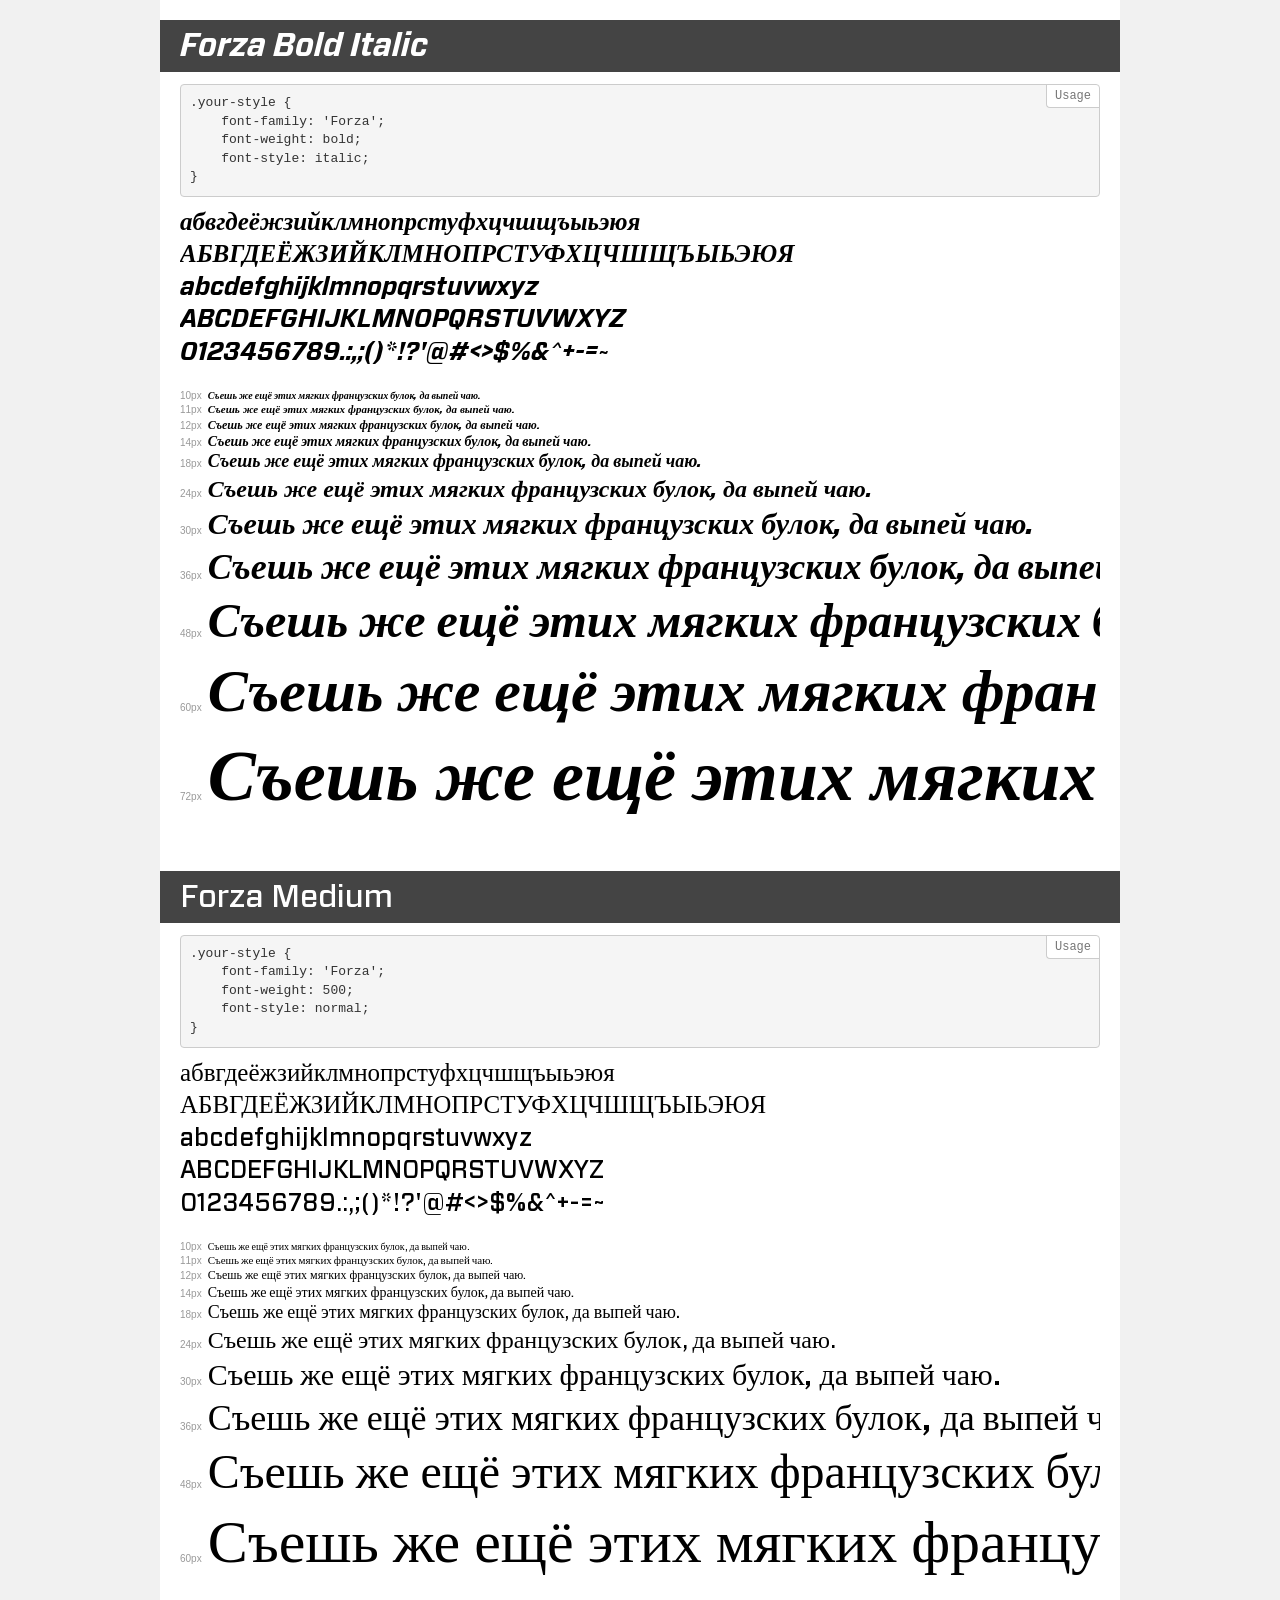
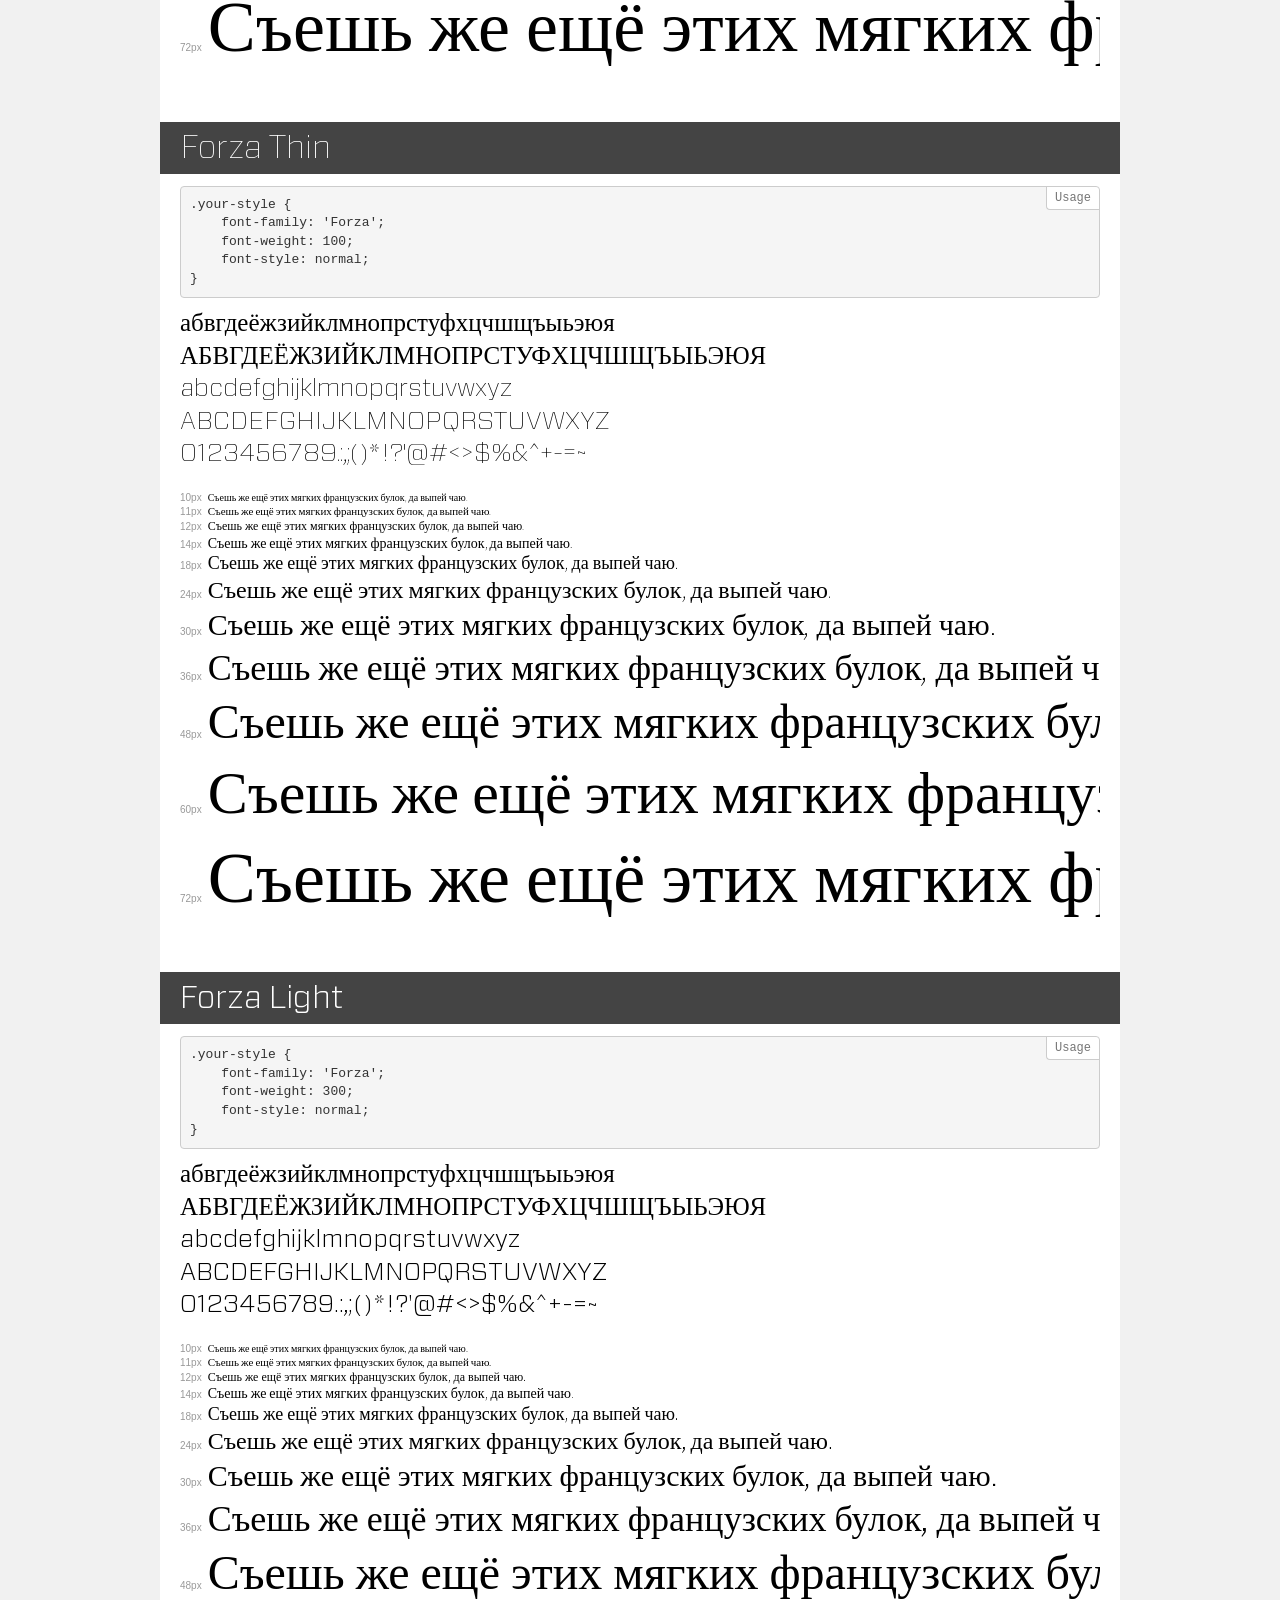
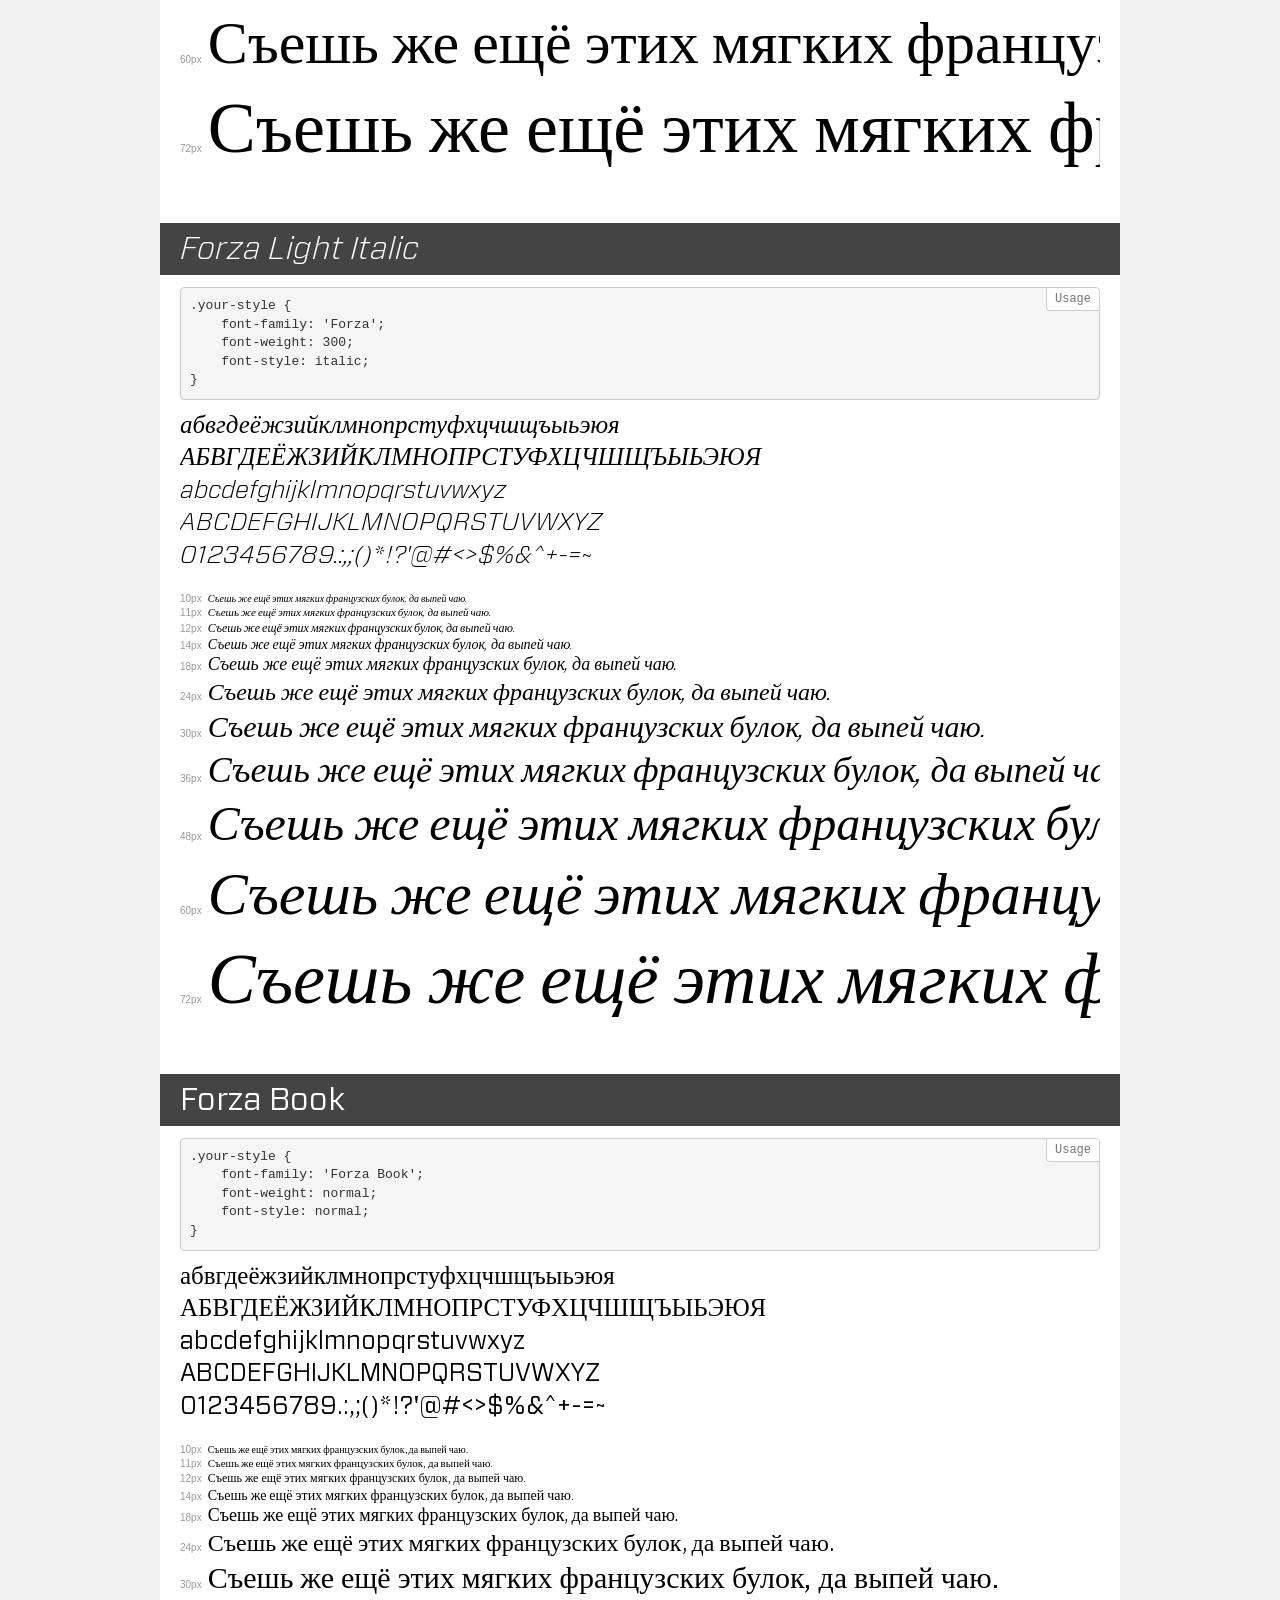
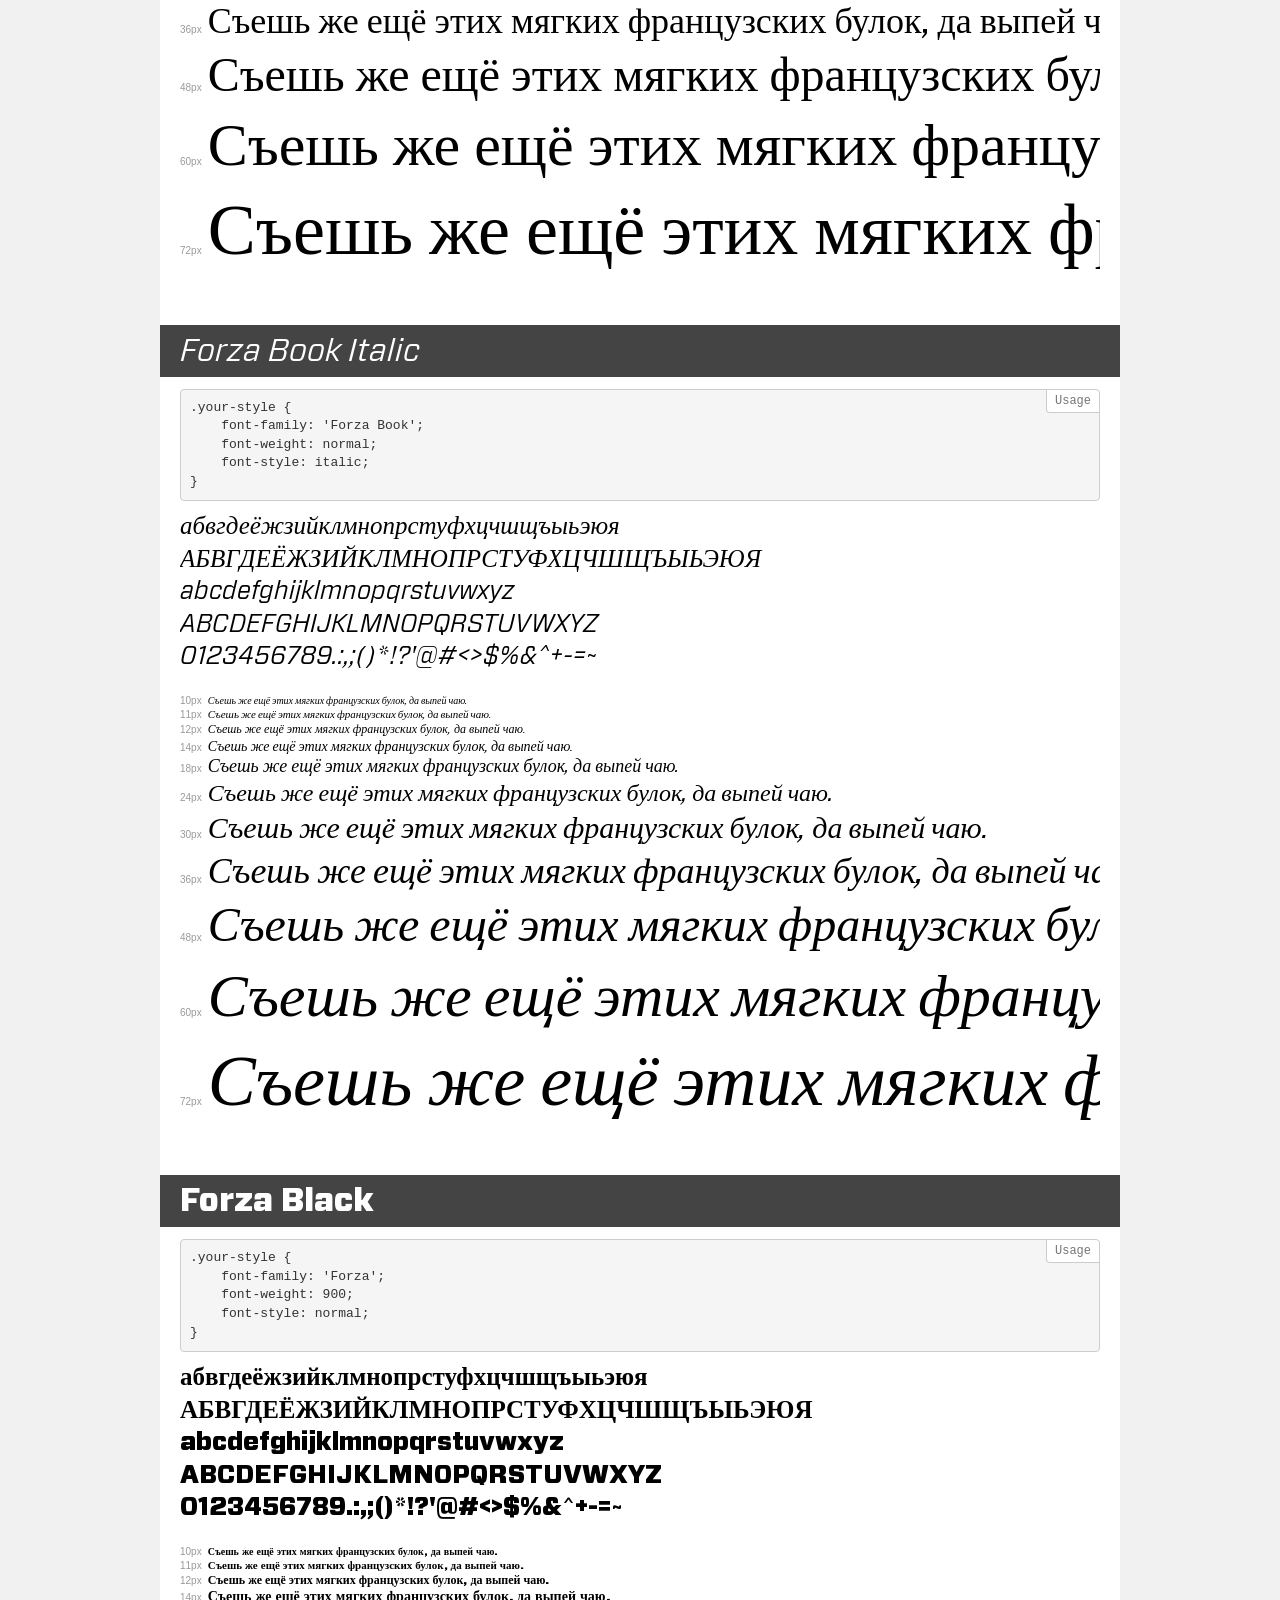
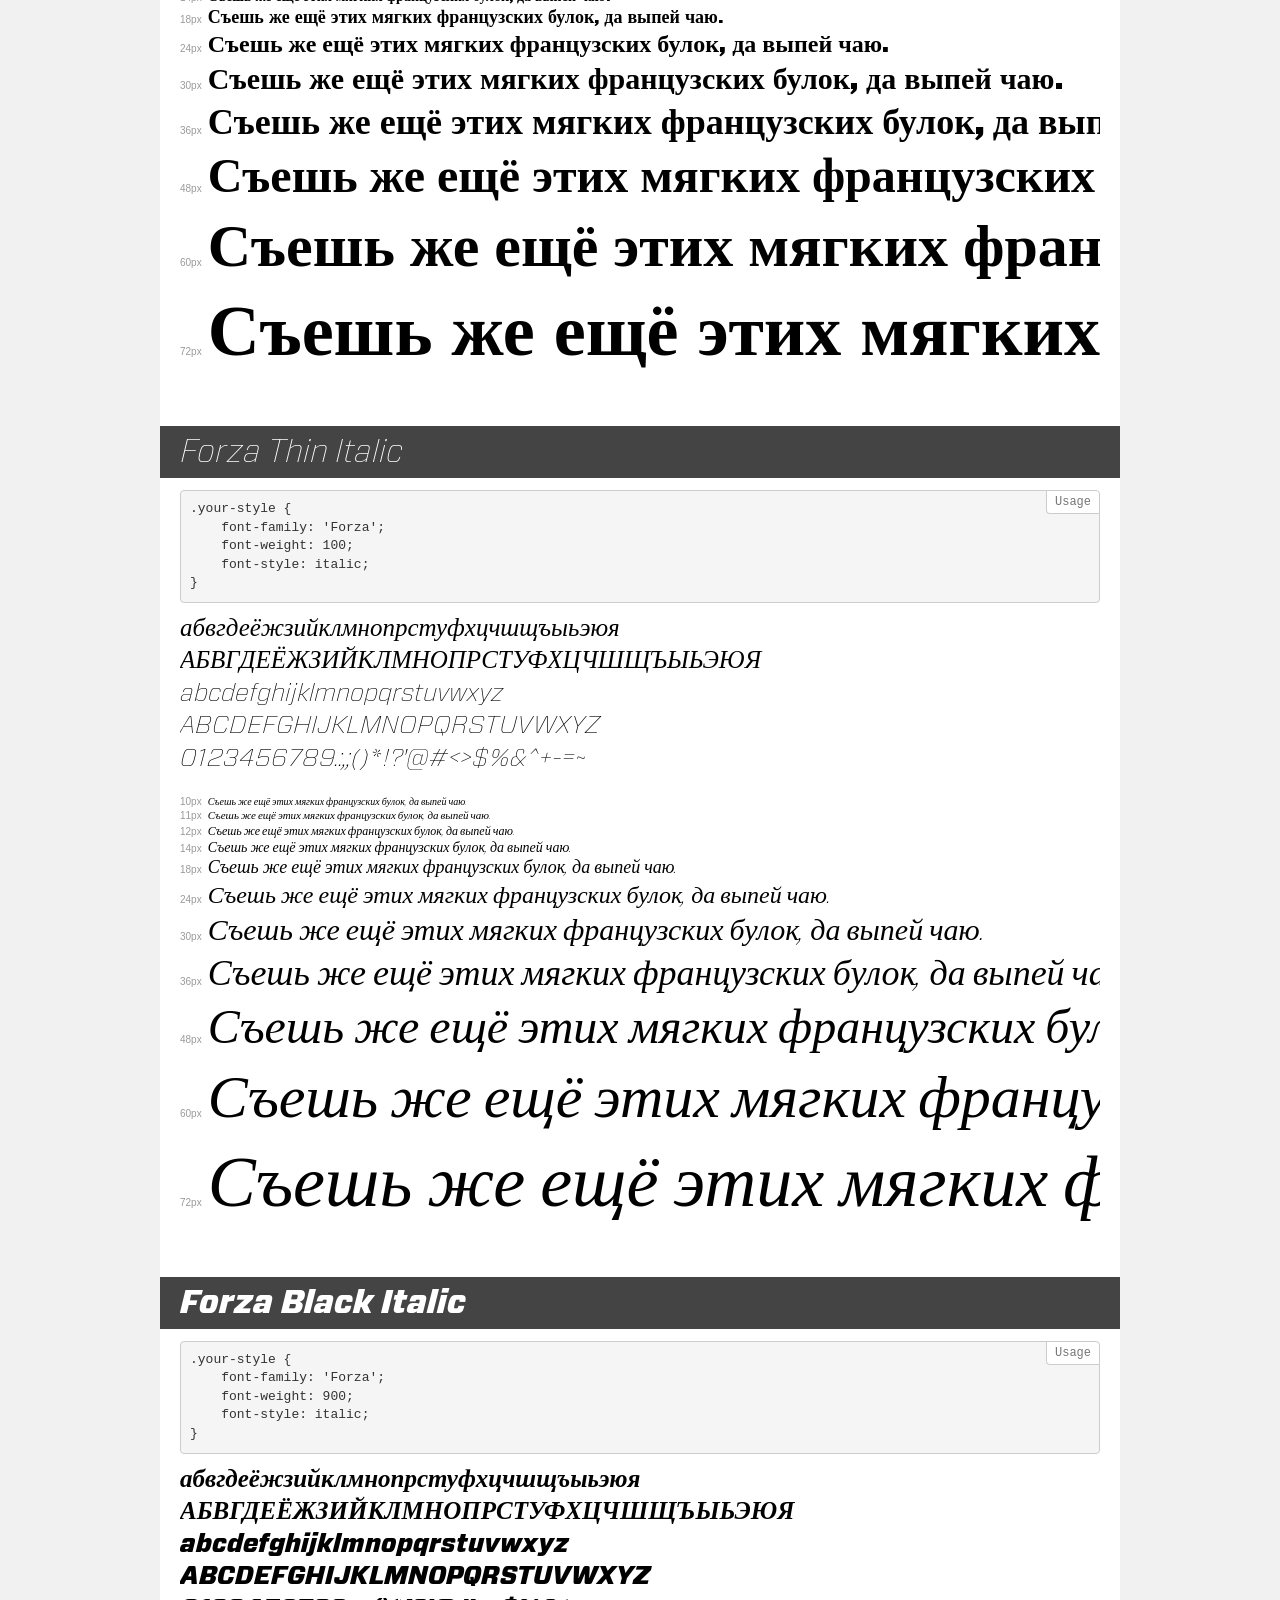
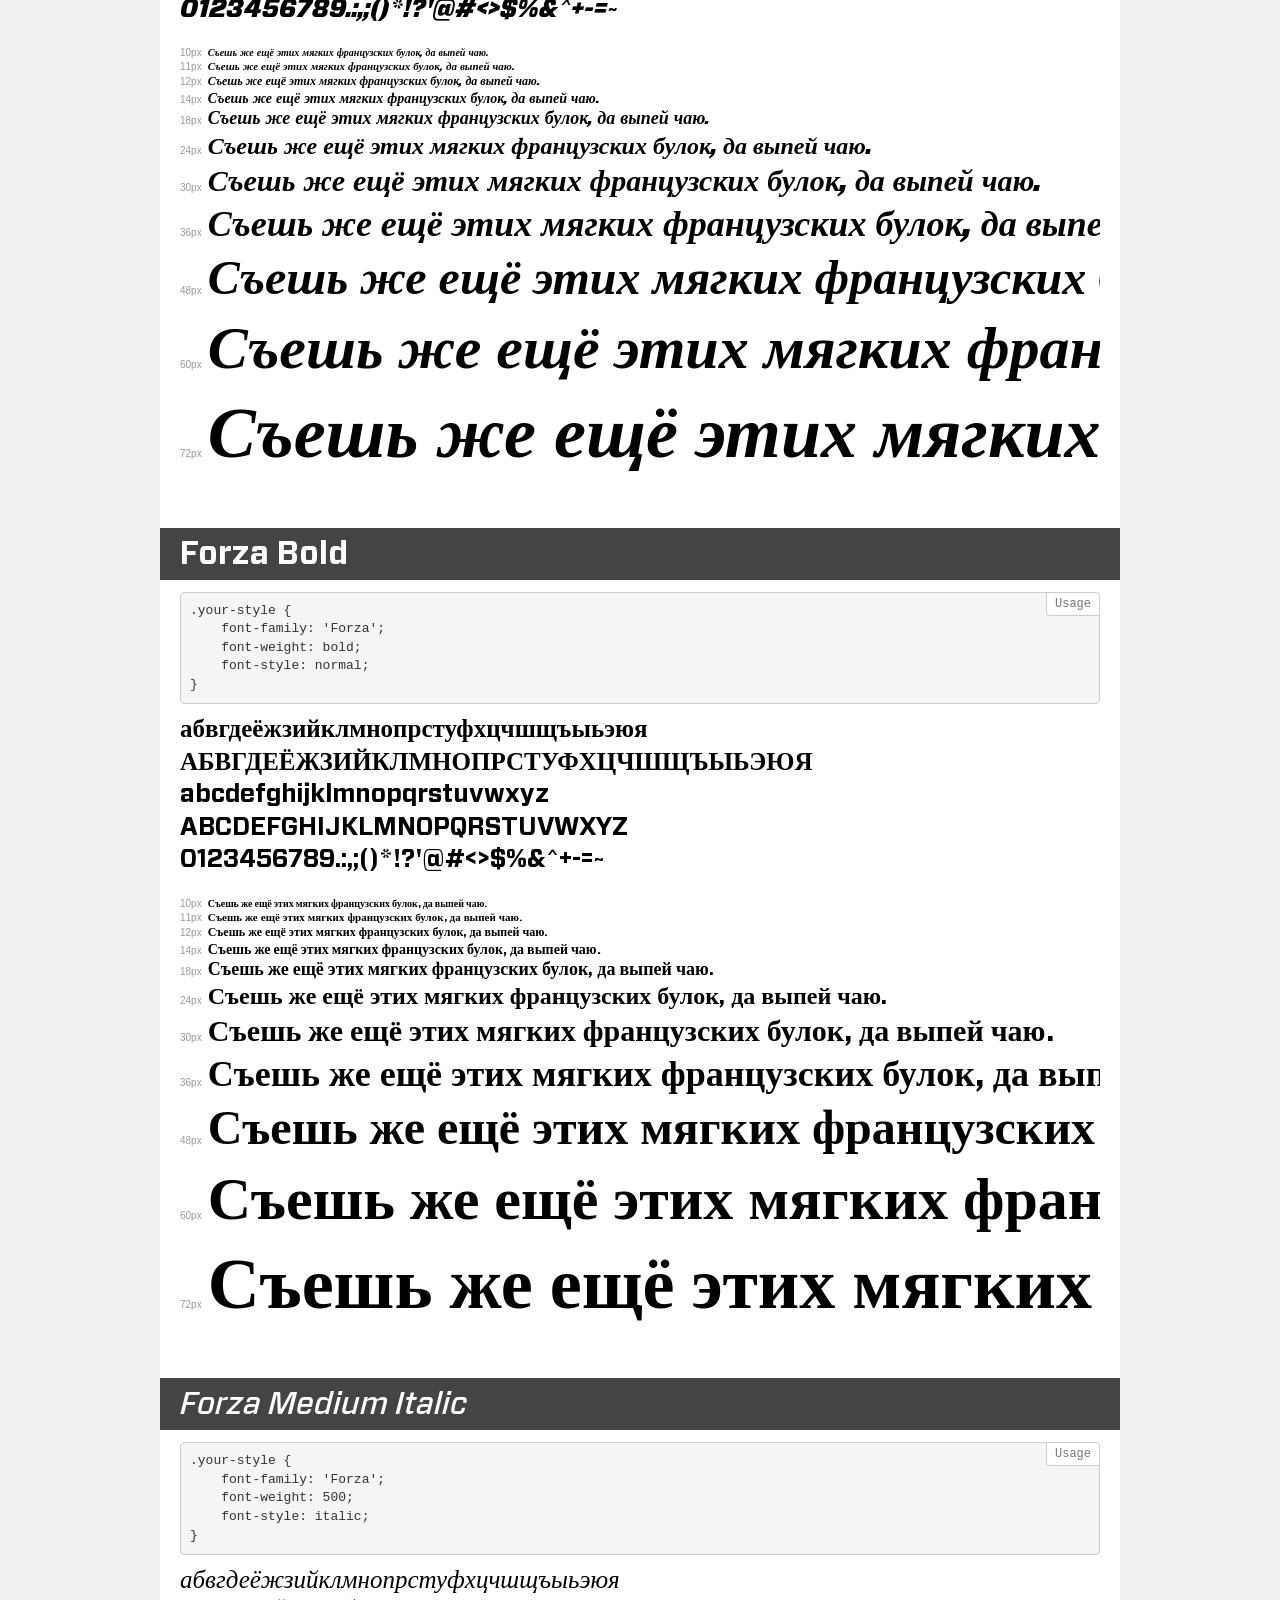
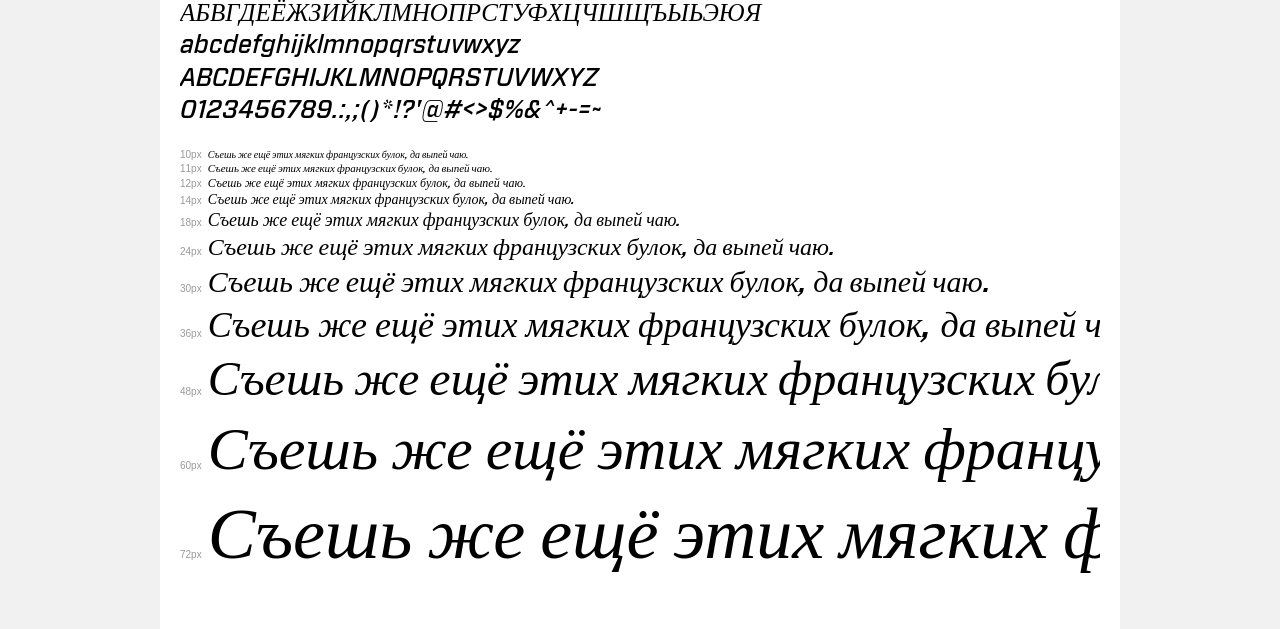
<file: starling/assets/fonts/demo.html>
<!DOCTYPE html>
<html>
<head>
    <meta charset="utf-8">
    <meta http-equiv="X-UA-Compatible" content="IE=edge">
    <meta name="viewport" content="width=device-width, initial-scale=1">
    <meta name="robots" content="noindex, noarchive">
    <meta name="format-detection" content="telephone=no">
    <title>Transfonter demo</title>
    <link href="stylesheet.css" rel="stylesheet">
    <style>
        /*
        http://meyerweb.com/eric/tools/css/reset/
        v2.0 | 20110126
        License: none (public domain)
        */
        html, body, div, span, applet, object, iframe,
        h1, h2, h3, h4, h5, h6, p, blockquote, pre,
        a, abbr, acronym, address, big, cite, code,
        del, dfn, em, img, ins, kbd, q, s, samp,
        small, strike, strong, sub, sup, tt, var,
        b, u, i, center,
        dl, dt, dd, ol, ul, li,
        fieldset, form, label, legend,
        table, caption, tbody, tfoot, thead, tr, th, td,
        article, aside, canvas, details, embed,
        figure, figcaption, footer, header, hgroup,
        menu, nav, output, ruby, section, summary,
        time, mark, audio, video {
            margin: 0;
            padding: 0;
            border: 0;
            font-size: 100%;
            font: inherit;
            vertical-align: baseline;
        }
        /* HTML5 display-role reset for older browsers */
        article, aside, details, figcaption, figure,
        footer, header, hgroup, menu, nav, section {
            display: block;
        }
        body {
            line-height: 1;
        }
        ol, ul {
            list-style: none;
        }
        blockquote, q {
            quotes: none;
        }
        blockquote:before, blockquote:after,
        q:before, q:after {
            content: '';
            content: none;
        }
        table {
            border-collapse: collapse;
            border-spacing: 0;
        }
        /* common styles */
        body {
            background: #f1f1f1;
            color: #000;
        }
        .page {
            background: #fff;
            width: 920px;
            margin: 0 auto;
            padding: 20px 20px 0 20px;
            overflow: hidden;
        }
        .font-container {
            overflow-x: auto;
            overflow-y: hidden;
            margin-bottom: 40px;
            line-height: 1.3;
            white-space: nowrap;
            padding-bottom: 5px;
        }
        h1 {
            position: relative;
            background: #444;
            font-size: 32px;
            color: #fff;
            padding: 10px 20px;
            margin: 0 -20px 12px -20px;
        }
        .letters {
            font-size: 25px;
            margin-bottom: 20px;
        }
        .s10:before {
            content: '10px';
        }
        .s11:before {
            content: '11px';
        }
        .s12:before {
            content: '12px';
        }
        .s14:before {
            content: '14px';
        }
        .s18:before {
            content: '18px';
        }
        .s24:before {
            content: '24px';
        }
        .s30:before {
            content: '30px';
        }
        .s36:before {
            content: '36px';
        }
        .s48:before {
            content: '48px';
        }
        .s60:before {
            content: '60px';
        }
        .s72:before {
            content: '72px';
        }
        .s10:before, .s11:before, .s12:before, .s14:before,
        .s18:before, .s24:before, .s30:before, .s36:before,
        .s48:before, .s60:before, .s72:before {
            font-family: Arial, sans-serif;
            font-size: 10px;
            font-weight: normal;
            font-style: normal;
            color: #999;
            padding-right: 6px;
        }
        pre {
            display: block;
            position: relative;
            padding: 9px;
            margin: 0 0 10px;
            font-family: Monaco, Menlo, Consolas, "Courier New", monospace !important;
            font-size: 13px;
            line-height: 1.428571429;
            color: #333;
            font-weight: normal !important;
            font-style: normal !important;
            background-color: #f5f5f5;
            border: 1px solid #ccc;
            overflow-x: auto;
            border-radius: 4px;
        }
        pre:after {
            display: block;
            position: absolute;
            right: 0;
            top: 0;
            content: 'Usage';
            line-height: 1;
            padding: 5px 8px;
            font-size: 12px;
            color: #767676;
            background-color: #fff;
            border: 1px solid #ccc;
            border-right: none;
            border-top: none;
            border-radius: 0 4px 0 4px;
            z-index: 10;
        }
        /* responsive */
        @media (max-width: 959px) {
            .page {
                width: auto;
                margin: 0;
            }
        }
    </style>
</head>
<body>
<div class="page">
    <div class="demo" style="font-family: 'Forza'; font-weight: bold; font-style: italic;">
        <h1>Forza Bold Italic</h1>
        <pre>.your-style {
    font-family: 'Forza';
    font-weight: bold;
    font-style: italic;
}</pre>
        <div class="font-container">
            <p class="letters">
                абвгдеёжзийклмнопрстуфхцчшщъыьэюя<br>
АБВГДЕЁЖЗИЙКЛМНОПРСТУФХЦЧШЩЪЫЬЭЮЯ<br>
abcdefghijklmnopqrstuvwxyz<br>
ABCDEFGHIJKLMNOPQRSTUVWXYZ<br>
                0123456789.:,;()*!?'@#<>$%&^+-=~
            </p>
            <p class="s10" style="font-size: 10px;">Съешь же ещё этих мягких французских булок, да выпей чаю.</p>
            <p class="s11" style="font-size: 11px;">Съешь же ещё этих мягких французских булок, да выпей чаю.</p>
            <p class="s12" style="font-size: 12px;">Съешь же ещё этих мягких французских булок, да выпей чаю.</p>
            <p class="s14" style="font-size: 14px;">Съешь же ещё этих мягких французских булок, да выпей чаю.</p>
            <p class="s18" style="font-size: 18px;">Съешь же ещё этих мягких французских булок, да выпей чаю.</p>
            <p class="s24" style="font-size: 24px;">Съешь же ещё этих мягких французских булок, да выпей чаю.</p>
            <p class="s30" style="font-size: 30px;">Съешь же ещё этих мягких французских булок, да выпей чаю.</p>
            <p class="s36" style="font-size: 36px;">Съешь же ещё этих мягких французских булок, да выпей чаю.</p>
            <p class="s48" style="font-size: 48px;">Съешь же ещё этих мягких французских булок, да выпей чаю.</p>
            <p class="s60" style="font-size: 60px;">Съешь же ещё этих мягких французских булок, да выпей чаю.</p>
            <p class="s72" style="font-size: 72px;">Съешь же ещё этих мягких французских булок, да выпей чаю.</p>
        </div>
    </div>
    <div class="demo" style="font-family: 'Forza'; font-weight: 500; font-style: normal;">
        <h1>Forza Medium</h1>
        <pre>.your-style {
    font-family: 'Forza';
    font-weight: 500;
    font-style: normal;
}</pre>
        <div class="font-container">
            <p class="letters">
                абвгдеёжзийклмнопрстуфхцчшщъыьэюя<br>
АБВГДЕЁЖЗИЙКЛМНОПРСТУФХЦЧШЩЪЫЬЭЮЯ<br>
abcdefghijklmnopqrstuvwxyz<br>
ABCDEFGHIJKLMNOPQRSTUVWXYZ<br>
                0123456789.:,;()*!?'@#<>$%&^+-=~
            </p>
            <p class="s10" style="font-size: 10px;">Съешь же ещё этих мягких французских булок, да выпей чаю.</p>
            <p class="s11" style="font-size: 11px;">Съешь же ещё этих мягких французских булок, да выпей чаю.</p>
            <p class="s12" style="font-size: 12px;">Съешь же ещё этих мягких французских булок, да выпей чаю.</p>
            <p class="s14" style="font-size: 14px;">Съешь же ещё этих мягких французских булок, да выпей чаю.</p>
            <p class="s18" style="font-size: 18px;">Съешь же ещё этих мягких французских булок, да выпей чаю.</p>
            <p class="s24" style="font-size: 24px;">Съешь же ещё этих мягких французских булок, да выпей чаю.</p>
            <p class="s30" style="font-size: 30px;">Съешь же ещё этих мягких французских булок, да выпей чаю.</p>
            <p class="s36" style="font-size: 36px;">Съешь же ещё этих мягких французских булок, да выпей чаю.</p>
            <p class="s48" style="font-size: 48px;">Съешь же ещё этих мягких французских булок, да выпей чаю.</p>
            <p class="s60" style="font-size: 60px;">Съешь же ещё этих мягких французских булок, да выпей чаю.</p>
            <p class="s72" style="font-size: 72px;">Съешь же ещё этих мягких французских булок, да выпей чаю.</p>
        </div>
    </div>
    <div class="demo" style="font-family: 'Forza'; font-weight: 100; font-style: normal;">
        <h1>Forza Thin</h1>
        <pre>.your-style {
    font-family: 'Forza';
    font-weight: 100;
    font-style: normal;
}</pre>
        <div class="font-container">
            <p class="letters">
                абвгдеёжзийклмнопрстуфхцчшщъыьэюя<br>
АБВГДЕЁЖЗИЙКЛМНОПРСТУФХЦЧШЩЪЫЬЭЮЯ<br>
abcdefghijklmnopqrstuvwxyz<br>
ABCDEFGHIJKLMNOPQRSTUVWXYZ<br>
                0123456789.:,;()*!?'@#<>$%&^+-=~
            </p>
            <p class="s10" style="font-size: 10px;">Съешь же ещё этих мягких французских булок, да выпей чаю.</p>
            <p class="s11" style="font-size: 11px;">Съешь же ещё этих мягких французских булок, да выпей чаю.</p>
            <p class="s12" style="font-size: 12px;">Съешь же ещё этих мягких французских булок, да выпей чаю.</p>
            <p class="s14" style="font-size: 14px;">Съешь же ещё этих мягких французских булок, да выпей чаю.</p>
            <p class="s18" style="font-size: 18px;">Съешь же ещё этих мягких французских булок, да выпей чаю.</p>
            <p class="s24" style="font-size: 24px;">Съешь же ещё этих мягких французских булок, да выпей чаю.</p>
            <p class="s30" style="font-size: 30px;">Съешь же ещё этих мягких французских булок, да выпей чаю.</p>
            <p class="s36" style="font-size: 36px;">Съешь же ещё этих мягких французских булок, да выпей чаю.</p>
            <p class="s48" style="font-size: 48px;">Съешь же ещё этих мягких французских булок, да выпей чаю.</p>
            <p class="s60" style="font-size: 60px;">Съешь же ещё этих мягких французских булок, да выпей чаю.</p>
            <p class="s72" style="font-size: 72px;">Съешь же ещё этих мягких французских булок, да выпей чаю.</p>
        </div>
    </div>
    <div class="demo" style="font-family: 'Forza'; font-weight: 300; font-style: normal;">
        <h1>Forza Light</h1>
        <pre>.your-style {
    font-family: 'Forza';
    font-weight: 300;
    font-style: normal;
}</pre>
        <div class="font-container">
            <p class="letters">
                абвгдеёжзийклмнопрстуфхцчшщъыьэюя<br>
АБВГДЕЁЖЗИЙКЛМНОПРСТУФХЦЧШЩЪЫЬЭЮЯ<br>
abcdefghijklmnopqrstuvwxyz<br>
ABCDEFGHIJKLMNOPQRSTUVWXYZ<br>
                0123456789.:,;()*!?'@#<>$%&^+-=~
            </p>
            <p class="s10" style="font-size: 10px;">Съешь же ещё этих мягких французских булок, да выпей чаю.</p>
            <p class="s11" style="font-size: 11px;">Съешь же ещё этих мягких французских булок, да выпей чаю.</p>
            <p class="s12" style="font-size: 12px;">Съешь же ещё этих мягких французских булок, да выпей чаю.</p>
            <p class="s14" style="font-size: 14px;">Съешь же ещё этих мягких французских булок, да выпей чаю.</p>
            <p class="s18" style="font-size: 18px;">Съешь же ещё этих мягких французских булок, да выпей чаю.</p>
            <p class="s24" style="font-size: 24px;">Съешь же ещё этих мягких французских булок, да выпей чаю.</p>
            <p class="s30" style="font-size: 30px;">Съешь же ещё этих мягких французских булок, да выпей чаю.</p>
            <p class="s36" style="font-size: 36px;">Съешь же ещё этих мягких французских булок, да выпей чаю.</p>
            <p class="s48" style="font-size: 48px;">Съешь же ещё этих мягких французских булок, да выпей чаю.</p>
            <p class="s60" style="font-size: 60px;">Съешь же ещё этих мягких французских булок, да выпей чаю.</p>
            <p class="s72" style="font-size: 72px;">Съешь же ещё этих мягких французских булок, да выпей чаю.</p>
        </div>
    </div>
    <div class="demo" style="font-family: 'Forza'; font-weight: 300; font-style: italic;">
        <h1>Forza Light Italic</h1>
        <pre>.your-style {
    font-family: 'Forza';
    font-weight: 300;
    font-style: italic;
}</pre>
        <div class="font-container">
            <p class="letters">
                абвгдеёжзийклмнопрстуфхцчшщъыьэюя<br>
АБВГДЕЁЖЗИЙКЛМНОПРСТУФХЦЧШЩЪЫЬЭЮЯ<br>
abcdefghijklmnopqrstuvwxyz<br>
ABCDEFGHIJKLMNOPQRSTUVWXYZ<br>
                0123456789.:,;()*!?'@#<>$%&^+-=~
            </p>
            <p class="s10" style="font-size: 10px;">Съешь же ещё этих мягких французских булок, да выпей чаю.</p>
            <p class="s11" style="font-size: 11px;">Съешь же ещё этих мягких французских булок, да выпей чаю.</p>
            <p class="s12" style="font-size: 12px;">Съешь же ещё этих мягких французских булок, да выпей чаю.</p>
            <p class="s14" style="font-size: 14px;">Съешь же ещё этих мягких французских булок, да выпей чаю.</p>
            <p class="s18" style="font-size: 18px;">Съешь же ещё этих мягких французских булок, да выпей чаю.</p>
            <p class="s24" style="font-size: 24px;">Съешь же ещё этих мягких французских булок, да выпей чаю.</p>
            <p class="s30" style="font-size: 30px;">Съешь же ещё этих мягких французских булок, да выпей чаю.</p>
            <p class="s36" style="font-size: 36px;">Съешь же ещё этих мягких французских булок, да выпей чаю.</p>
            <p class="s48" style="font-size: 48px;">Съешь же ещё этих мягких французских булок, да выпей чаю.</p>
            <p class="s60" style="font-size: 60px;">Съешь же ещё этих мягких французских булок, да выпей чаю.</p>
            <p class="s72" style="font-size: 72px;">Съешь же ещё этих мягких французских булок, да выпей чаю.</p>
        </div>
    </div>
    <div class="demo" style="font-family: 'Forza Book'; font-weight: normal; font-style: normal;">
        <h1>Forza Book</h1>
        <pre>.your-style {
    font-family: 'Forza Book';
    font-weight: normal;
    font-style: normal;
}</pre>
        <div class="font-container">
            <p class="letters">
                абвгдеёжзийклмнопрстуфхцчшщъыьэюя<br>
АБВГДЕЁЖЗИЙКЛМНОПРСТУФХЦЧШЩЪЫЬЭЮЯ<br>
abcdefghijklmnopqrstuvwxyz<br>
ABCDEFGHIJKLMNOPQRSTUVWXYZ<br>
                0123456789.:,;()*!?'@#<>$%&^+-=~
            </p>
            <p class="s10" style="font-size: 10px;">Съешь же ещё этих мягких французских булок, да выпей чаю.</p>
            <p class="s11" style="font-size: 11px;">Съешь же ещё этих мягких французских булок, да выпей чаю.</p>
            <p class="s12" style="font-size: 12px;">Съешь же ещё этих мягких французских булок, да выпей чаю.</p>
            <p class="s14" style="font-size: 14px;">Съешь же ещё этих мягких французских булок, да выпей чаю.</p>
            <p class="s18" style="font-size: 18px;">Съешь же ещё этих мягких французских булок, да выпей чаю.</p>
            <p class="s24" style="font-size: 24px;">Съешь же ещё этих мягких французских булок, да выпей чаю.</p>
            <p class="s30" style="font-size: 30px;">Съешь же ещё этих мягких французских булок, да выпей чаю.</p>
            <p class="s36" style="font-size: 36px;">Съешь же ещё этих мягких французских булок, да выпей чаю.</p>
            <p class="s48" style="font-size: 48px;">Съешь же ещё этих мягких французских булок, да выпей чаю.</p>
            <p class="s60" style="font-size: 60px;">Съешь же ещё этих мягких французских булок, да выпей чаю.</p>
            <p class="s72" style="font-size: 72px;">Съешь же ещё этих мягких французских булок, да выпей чаю.</p>
        </div>
    </div>
    <div class="demo" style="font-family: 'Forza Book'; font-weight: normal; font-style: italic;">
        <h1>Forza Book Italic</h1>
        <pre>.your-style {
    font-family: 'Forza Book';
    font-weight: normal;
    font-style: italic;
}</pre>
        <div class="font-container">
            <p class="letters">
                абвгдеёжзийклмнопрстуфхцчшщъыьэюя<br>
АБВГДЕЁЖЗИЙКЛМНОПРСТУФХЦЧШЩЪЫЬЭЮЯ<br>
abcdefghijklmnopqrstuvwxyz<br>
ABCDEFGHIJKLMNOPQRSTUVWXYZ<br>
                0123456789.:,;()*!?'@#<>$%&^+-=~
            </p>
            <p class="s10" style="font-size: 10px;">Съешь же ещё этих мягких французских булок, да выпей чаю.</p>
            <p class="s11" style="font-size: 11px;">Съешь же ещё этих мягких французских булок, да выпей чаю.</p>
            <p class="s12" style="font-size: 12px;">Съешь же ещё этих мягких французских булок, да выпей чаю.</p>
            <p class="s14" style="font-size: 14px;">Съешь же ещё этих мягких французских булок, да выпей чаю.</p>
            <p class="s18" style="font-size: 18px;">Съешь же ещё этих мягких французских булок, да выпей чаю.</p>
            <p class="s24" style="font-size: 24px;">Съешь же ещё этих мягких французских булок, да выпей чаю.</p>
            <p class="s30" style="font-size: 30px;">Съешь же ещё этих мягких французских булок, да выпей чаю.</p>
            <p class="s36" style="font-size: 36px;">Съешь же ещё этих мягких французских булок, да выпей чаю.</p>
            <p class="s48" style="font-size: 48px;">Съешь же ещё этих мягких французских булок, да выпей чаю.</p>
            <p class="s60" style="font-size: 60px;">Съешь же ещё этих мягких французских булок, да выпей чаю.</p>
            <p class="s72" style="font-size: 72px;">Съешь же ещё этих мягких французских булок, да выпей чаю.</p>
        </div>
    </div>
    <div class="demo" style="font-family: 'Forza'; font-weight: 900; font-style: normal;">
        <h1>Forza Black</h1>
        <pre>.your-style {
    font-family: 'Forza';
    font-weight: 900;
    font-style: normal;
}</pre>
        <div class="font-container">
            <p class="letters">
                абвгдеёжзийклмнопрстуфхцчшщъыьэюя<br>
АБВГДЕЁЖЗИЙКЛМНОПРСТУФХЦЧШЩЪЫЬЭЮЯ<br>
abcdefghijklmnopqrstuvwxyz<br>
ABCDEFGHIJKLMNOPQRSTUVWXYZ<br>
                0123456789.:,;()*!?'@#<>$%&^+-=~
            </p>
            <p class="s10" style="font-size: 10px;">Съешь же ещё этих мягких французских булок, да выпей чаю.</p>
            <p class="s11" style="font-size: 11px;">Съешь же ещё этих мягких французских булок, да выпей чаю.</p>
            <p class="s12" style="font-size: 12px;">Съешь же ещё этих мягких французских булок, да выпей чаю.</p>
            <p class="s14" style="font-size: 14px;">Съешь же ещё этих мягких французских булок, да выпей чаю.</p>
            <p class="s18" style="font-size: 18px;">Съешь же ещё этих мягких французских булок, да выпей чаю.</p>
            <p class="s24" style="font-size: 24px;">Съешь же ещё этих мягких французских булок, да выпей чаю.</p>
            <p class="s30" style="font-size: 30px;">Съешь же ещё этих мягких французских булок, да выпей чаю.</p>
            <p class="s36" style="font-size: 36px;">Съешь же ещё этих мягких французских булок, да выпей чаю.</p>
            <p class="s48" style="font-size: 48px;">Съешь же ещё этих мягких французских булок, да выпей чаю.</p>
            <p class="s60" style="font-size: 60px;">Съешь же ещё этих мягких французских булок, да выпей чаю.</p>
            <p class="s72" style="font-size: 72px;">Съешь же ещё этих мягких французских булок, да выпей чаю.</p>
        </div>
    </div>
    <div class="demo" style="font-family: 'Forza'; font-weight: 100; font-style: italic;">
        <h1>Forza Thin Italic</h1>
        <pre>.your-style {
    font-family: 'Forza';
    font-weight: 100;
    font-style: italic;
}</pre>
        <div class="font-container">
            <p class="letters">
                абвгдеёжзийклмнопрстуфхцчшщъыьэюя<br>
АБВГДЕЁЖЗИЙКЛМНОПРСТУФХЦЧШЩЪЫЬЭЮЯ<br>
abcdefghijklmnopqrstuvwxyz<br>
ABCDEFGHIJKLMNOPQRSTUVWXYZ<br>
                0123456789.:,;()*!?'@#<>$%&^+-=~
            </p>
            <p class="s10" style="font-size: 10px;">Съешь же ещё этих мягких французских булок, да выпей чаю.</p>
            <p class="s11" style="font-size: 11px;">Съешь же ещё этих мягких французских булок, да выпей чаю.</p>
            <p class="s12" style="font-size: 12px;">Съешь же ещё этих мягких французских булок, да выпей чаю.</p>
            <p class="s14" style="font-size: 14px;">Съешь же ещё этих мягких французских булок, да выпей чаю.</p>
            <p class="s18" style="font-size: 18px;">Съешь же ещё этих мягких французских булок, да выпей чаю.</p>
            <p class="s24" style="font-size: 24px;">Съешь же ещё этих мягких французских булок, да выпей чаю.</p>
            <p class="s30" style="font-size: 30px;">Съешь же ещё этих мягких французских булок, да выпей чаю.</p>
            <p class="s36" style="font-size: 36px;">Съешь же ещё этих мягких французских булок, да выпей чаю.</p>
            <p class="s48" style="font-size: 48px;">Съешь же ещё этих мягких французских булок, да выпей чаю.</p>
            <p class="s60" style="font-size: 60px;">Съешь же ещё этих мягких французских булок, да выпей чаю.</p>
            <p class="s72" style="font-size: 72px;">Съешь же ещё этих мягких французских булок, да выпей чаю.</p>
        </div>
    </div>
    <div class="demo" style="font-family: 'Forza'; font-weight: 900; font-style: italic;">
        <h1>Forza Black Italic</h1>
        <pre>.your-style {
    font-family: 'Forza';
    font-weight: 900;
    font-style: italic;
}</pre>
        <div class="font-container">
            <p class="letters">
                абвгдеёжзийклмнопрстуфхцчшщъыьэюя<br>
АБВГДЕЁЖЗИЙКЛМНОПРСТУФХЦЧШЩЪЫЬЭЮЯ<br>
abcdefghijklmnopqrstuvwxyz<br>
ABCDEFGHIJKLMNOPQRSTUVWXYZ<br>
                0123456789.:,;()*!?'@#<>$%&^+-=~
            </p>
            <p class="s10" style="font-size: 10px;">Съешь же ещё этих мягких французских булок, да выпей чаю.</p>
            <p class="s11" style="font-size: 11px;">Съешь же ещё этих мягких французских булок, да выпей чаю.</p>
            <p class="s12" style="font-size: 12px;">Съешь же ещё этих мягких французских булок, да выпей чаю.</p>
            <p class="s14" style="font-size: 14px;">Съешь же ещё этих мягких французских булок, да выпей чаю.</p>
            <p class="s18" style="font-size: 18px;">Съешь же ещё этих мягких французских булок, да выпей чаю.</p>
            <p class="s24" style="font-size: 24px;">Съешь же ещё этих мягких французских булок, да выпей чаю.</p>
            <p class="s30" style="font-size: 30px;">Съешь же ещё этих мягких французских булок, да выпей чаю.</p>
            <p class="s36" style="font-size: 36px;">Съешь же ещё этих мягких французских булок, да выпей чаю.</p>
            <p class="s48" style="font-size: 48px;">Съешь же ещё этих мягких французских булок, да выпей чаю.</p>
            <p class="s60" style="font-size: 60px;">Съешь же ещё этих мягких французских булок, да выпей чаю.</p>
            <p class="s72" style="font-size: 72px;">Съешь же ещё этих мягких французских булок, да выпей чаю.</p>
        </div>
    </div>
    <div class="demo" style="font-family: 'Forza'; font-weight: bold; font-style: normal;">
        <h1>Forza Bold</h1>
        <pre>.your-style {
    font-family: 'Forza';
    font-weight: bold;
    font-style: normal;
}</pre>
        <div class="font-container">
            <p class="letters">
                абвгдеёжзийклмнопрстуфхцчшщъыьэюя<br>
АБВГДЕЁЖЗИЙКЛМНОПРСТУФХЦЧШЩЪЫЬЭЮЯ<br>
abcdefghijklmnopqrstuvwxyz<br>
ABCDEFGHIJKLMNOPQRSTUVWXYZ<br>
                0123456789.:,;()*!?'@#<>$%&^+-=~
            </p>
            <p class="s10" style="font-size: 10px;">Съешь же ещё этих мягких французских булок, да выпей чаю.</p>
            <p class="s11" style="font-size: 11px;">Съешь же ещё этих мягких французских булок, да выпей чаю.</p>
            <p class="s12" style="font-size: 12px;">Съешь же ещё этих мягких французских булок, да выпей чаю.</p>
            <p class="s14" style="font-size: 14px;">Съешь же ещё этих мягких французских булок, да выпей чаю.</p>
            <p class="s18" style="font-size: 18px;">Съешь же ещё этих мягких французских булок, да выпей чаю.</p>
            <p class="s24" style="font-size: 24px;">Съешь же ещё этих мягких французских булок, да выпей чаю.</p>
            <p class="s30" style="font-size: 30px;">Съешь же ещё этих мягких французских булок, да выпей чаю.</p>
            <p class="s36" style="font-size: 36px;">Съешь же ещё этих мягких французских булок, да выпей чаю.</p>
            <p class="s48" style="font-size: 48px;">Съешь же ещё этих мягких французских булок, да выпей чаю.</p>
            <p class="s60" style="font-size: 60px;">Съешь же ещё этих мягких французских булок, да выпей чаю.</p>
            <p class="s72" style="font-size: 72px;">Съешь же ещё этих мягких французских булок, да выпей чаю.</p>
        </div>
    </div>
    <div class="demo" style="font-family: 'Forza'; font-weight: 500; font-style: italic;">
        <h1>Forza Medium Italic</h1>
        <pre>.your-style {
    font-family: 'Forza';
    font-weight: 500;
    font-style: italic;
}</pre>
        <div class="font-container">
            <p class="letters">
                абвгдеёжзийклмнопрстуфхцчшщъыьэюя<br>
АБВГДЕЁЖЗИЙКЛМНОПРСТУФХЦЧШЩЪЫЬЭЮЯ<br>
abcdefghijklmnopqrstuvwxyz<br>
ABCDEFGHIJKLMNOPQRSTUVWXYZ<br>
                0123456789.:,;()*!?'@#<>$%&^+-=~
            </p>
            <p class="s10" style="font-size: 10px;">Съешь же ещё этих мягких французских булок, да выпей чаю.</p>
            <p class="s11" style="font-size: 11px;">Съешь же ещё этих мягких французских булок, да выпей чаю.</p>
            <p class="s12" style="font-size: 12px;">Съешь же ещё этих мягких французских булок, да выпей чаю.</p>
            <p class="s14" style="font-size: 14px;">Съешь же ещё этих мягких французских булок, да выпей чаю.</p>
            <p class="s18" style="font-size: 18px;">Съешь же ещё этих мягких французских булок, да выпей чаю.</p>
            <p class="s24" style="font-size: 24px;">Съешь же ещё этих мягких французских булок, да выпей чаю.</p>
            <p class="s30" style="font-size: 30px;">Съешь же ещё этих мягких французских булок, да выпей чаю.</p>
            <p class="s36" style="font-size: 36px;">Съешь же ещё этих мягких французских булок, да выпей чаю.</p>
            <p class="s48" style="font-size: 48px;">Съешь же ещё этих мягких французских булок, да выпей чаю.</p>
            <p class="s60" style="font-size: 60px;">Съешь же ещё этих мягких французских булок, да выпей чаю.</p>
            <p class="s72" style="font-size: 72px;">Съешь же ещё этих мягких французских булок, да выпей чаю.</p>
        </div>
    </div>
</div>
</body>
</html>
</file>
<file: starling/assets/fonts/stylesheet.css>
@font-face {
    font-family: 'Forza';
    src: url('Forza-BoldItalic.eot');
    src: local('Forza Bold Italic'), local('Forza-BoldItalic'),
        url('Forza-BoldItalic.eot?#iefix') format('embedded-opentype'),
        url('Forza-BoldItalic.woff2') format('woff2'),
        url('Forza-BoldItalic.woff') format('woff'),
        url('Forza-BoldItalic.ttf') format('truetype');
    font-weight: bold;
    font-style: italic;
}

@font-face {
    font-family: 'Forza';
    src: url('Forza-Medium.eot');
    src: local('Forza Medium'), local('Forza-Medium'),
        url('Forza-Medium.eot?#iefix') format('embedded-opentype'),
        url('Forza-Medium.woff2') format('woff2'),
        url('Forza-Medium.woff') format('woff'),
        url('Forza-Medium.ttf') format('truetype');
    font-weight: 500;
    font-style: normal;
}

@font-face {
    font-family: 'Forza';
    src: url('Forza-Thin.eot');
    src: local('Forza Thin'), local('Forza-Thin'),
        url('Forza-Thin.eot?#iefix') format('embedded-opentype'),
        url('Forza-Thin.woff2') format('woff2'),
        url('Forza-Thin.woff') format('woff'),
        url('Forza-Thin.ttf') format('truetype');
    font-weight: 100;
    font-style: normal;
}

@font-face {
    font-family: 'Forza';
    src: url('Forza-Light.eot');
    src: local('Forza Light'), local('Forza-Light'),
        url('Forza-Light.eot?#iefix') format('embedded-opentype'),
        url('Forza-Light.woff2') format('woff2'),
        url('Forza-Light.woff') format('woff'),
        url('Forza-Light.ttf') format('truetype');
    font-weight: 300;
    font-style: normal;
}

@font-face {
    font-family: 'Forza';
    src: url('Forza-LightItalic.eot');
    src: local('Forza Light Italic'), local('Forza-LightItalic'),
        url('Forza-LightItalic.eot?#iefix') format('embedded-opentype'),
        url('Forza-LightItalic.woff2') format('woff2'),
        url('Forza-LightItalic.woff') format('woff'),
        url('Forza-LightItalic.ttf') format('truetype');
    font-weight: 300;
    font-style: italic;
}

@font-face {
    font-family: 'Forza Book';
    src: url('Forza-Book.eot');
    src: local('Forza Book'), local('Forza-Book'),
        url('Forza-Book.eot?#iefix') format('embedded-opentype'),
        url('Forza-Book.woff2') format('woff2'),
        url('Forza-Book.woff') format('woff'),
        url('Forza-Book.ttf') format('truetype');
    font-weight: normal;
    font-style: normal;
}

@font-face {
    font-family: 'Forza Book';
    src: url('Forza-BookItalic.eot');
    src: local('Forza Book Italic'), local('Forza-BookItalic'),
        url('Forza-BookItalic.eot?#iefix') format('embedded-opentype'),
        url('Forza-BookItalic.woff2') format('woff2'),
        url('Forza-BookItalic.woff') format('woff'),
        url('Forza-BookItalic.ttf') format('truetype');
    font-weight: normal;
    font-style: italic;
}

@font-face {
    font-family: 'Forza';
    src: url('Forza-Black.eot');
    src: local('Forza Black'), local('Forza-Black'),
        url('Forza-Black.eot?#iefix') format('embedded-opentype'),
        url('Forza-Black.woff2') format('woff2'),
        url('Forza-Black.woff') format('woff'),
        url('Forza-Black.ttf') format('truetype');
    font-weight: 900;
    font-style: normal;
}

@font-face {
    font-family: 'Forza';
    src: url('Forza-ThinItalic.eot');
    src: local('Forza Thin Italic'), local('Forza-ThinItalic'),
        url('Forza-ThinItalic.eot?#iefix') format('embedded-opentype'),
        url('Forza-ThinItalic.woff2') format('woff2'),
        url('Forza-ThinItalic.woff') format('woff'),
        url('Forza-ThinItalic.ttf') format('truetype');
    font-weight: 100;
    font-style: italic;
}

@font-face {
    font-family: 'Forza';
    src: url('Forza-BlackItalic.eot');
    src: local('Forza Black Italic'), local('Forza-BlackItalic'),
        url('Forza-BlackItalic.eot?#iefix') format('embedded-opentype'),
        url('Forza-BlackItalic.woff2') format('woff2'),
        url('Forza-BlackItalic.woff') format('woff'),
        url('Forza-BlackItalic.ttf') format('truetype');
    font-weight: 900;
    font-style: italic;
}

@font-face {
    font-family: 'Forza';
    src: url('Forza-Bold.eot');
    src: local('Forza Bold'), local('Forza-Bold'),
        url('Forza-Bold.eot?#iefix') format('embedded-opentype'),
        url('Forza-Bold.woff2') format('woff2'),
        url('Forza-Bold.woff') format('woff'),
        url('Forza-Bold.ttf') format('truetype');
    font-weight: bold;
    font-style: normal;
}

@font-face {
    font-family: 'Forza';
    src: url('Forza-MediumItalic.eot');
    src: local('Forza Medium Italic'), local('Forza-MediumItalic'),
        url('Forza-MediumItalic.eot?#iefix') format('embedded-opentype'),
        url('Forza-MediumItalic.woff2') format('woff2'),
        url('Forza-MediumItalic.woff') format('woff'),
        url('Forza-MediumItalic.ttf') format('truetype');
    font-weight: 500;
    font-style: italic;
}
</file>
